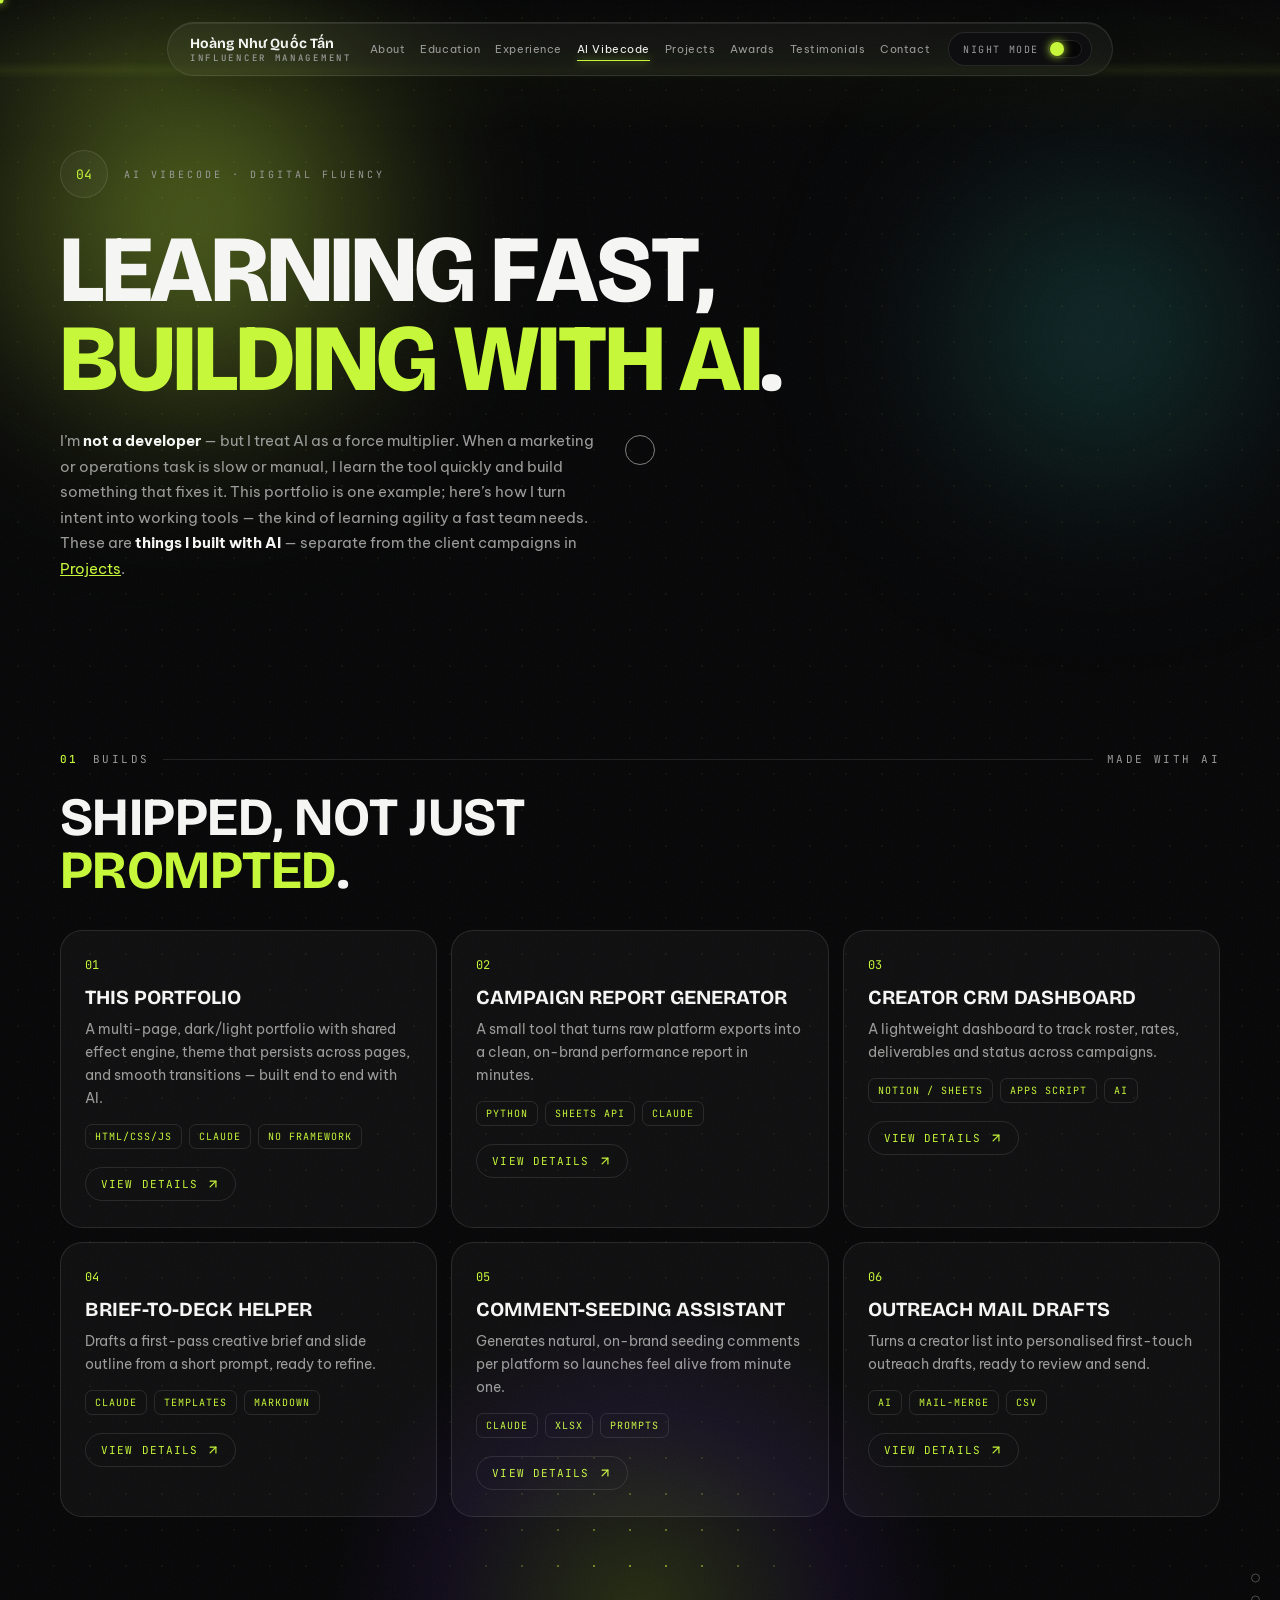
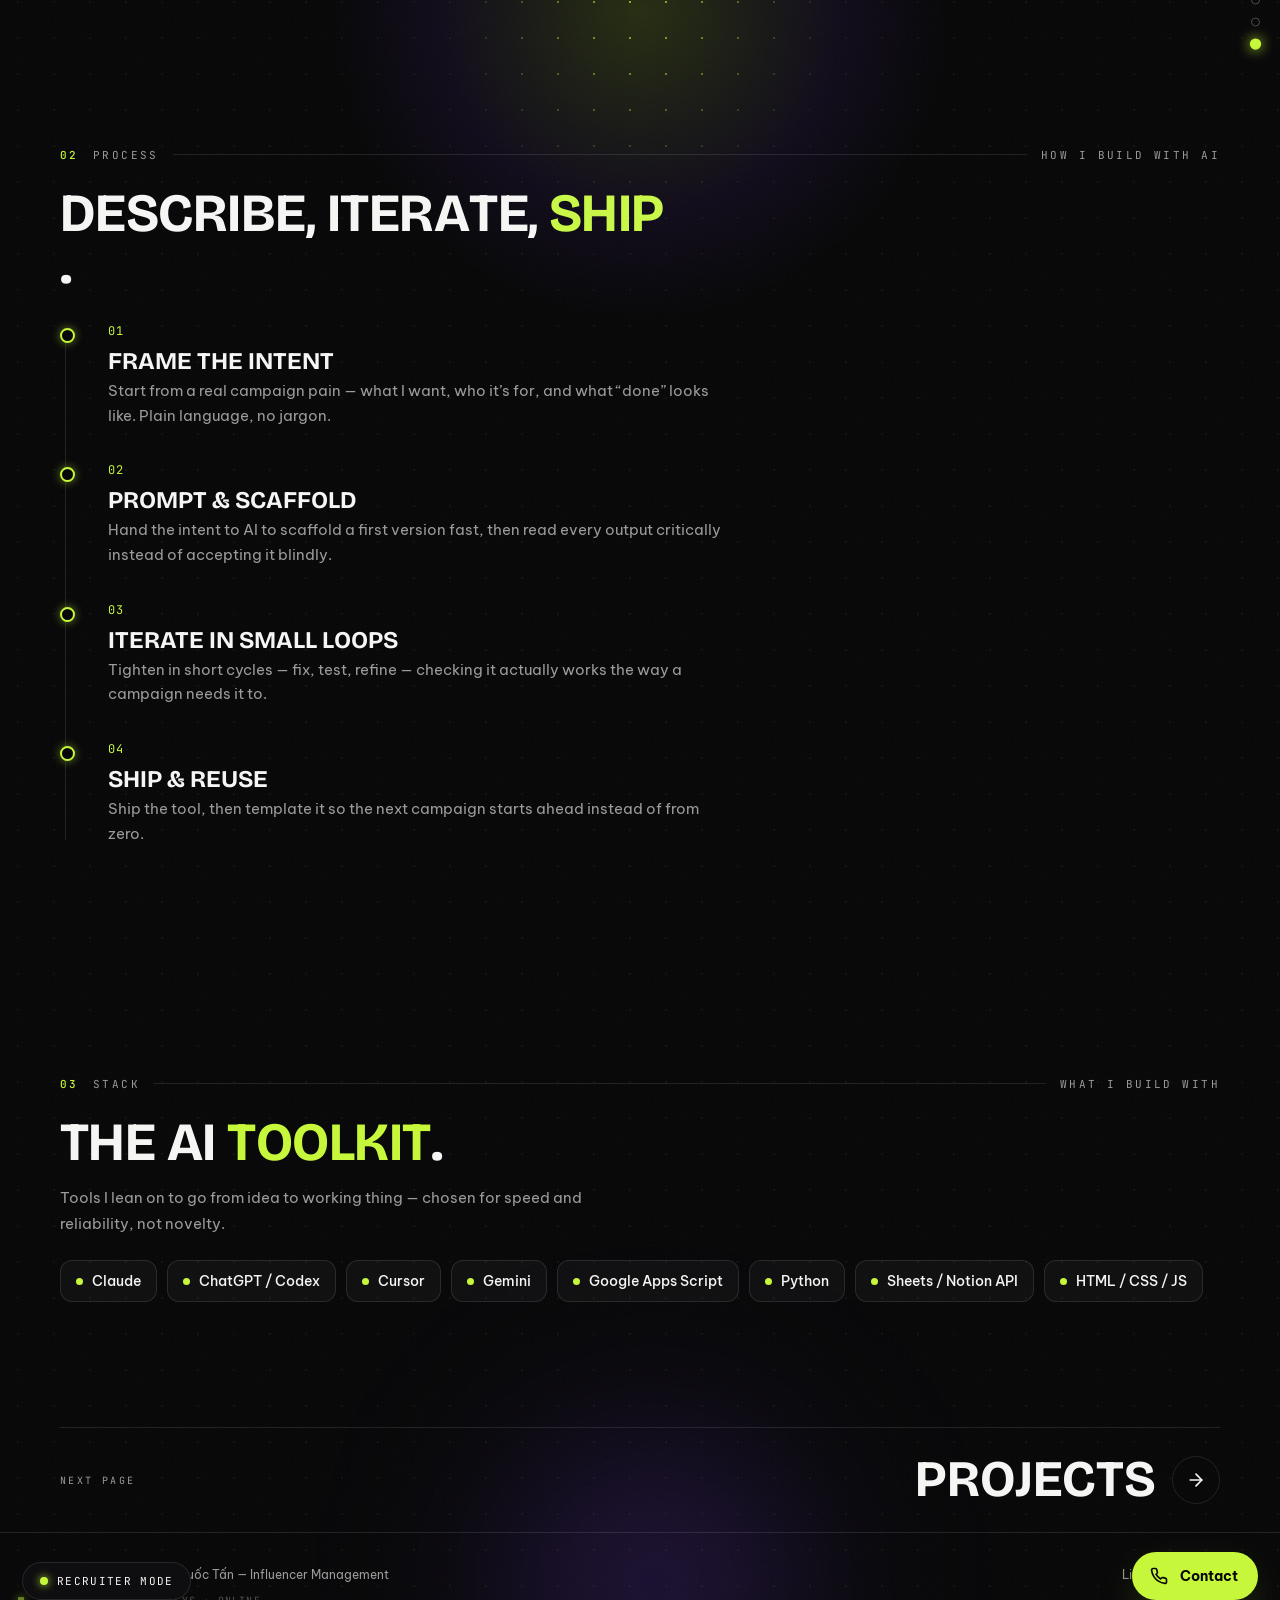
<file: ai-vibecode.html>
<!DOCTYPE html><html lang="en" class="dark"><head><meta charset="UTF-8"/><meta name="viewport" content="width=device-width, initial-scale=1.0"/><title>AI Vibecode Project &mdash; Hoàng Như Quốc Tấn</title><meta name="description" content="Tools and sites vibe-coded with AI — built by an influencer manager, not a developer."/><meta property="og:type" content="website"/><meta property="og:title" content="AI Vibecode Project &mdash; Hoàng Như Quốc Tấn"/><meta property="og:description" content="Tools and sites vibe-coded with AI — built by an influencer manager, not a developer."/><meta property="og:image" content="https://picsum.photos/seed/hnqt-og/1200/630"/><meta name="twitter:card" content="summary_large_image"/><meta name="twitter:title" content="AI Vibecode Project &mdash; Hoàng Như Quốc Tấn"/><meta name="twitter:description" content="Tools and sites vibe-coded with AI — built by an influencer manager, not a developer."/><link rel="preconnect" href="https://fonts.googleapis.com"><link rel="preconnect" href="https://fonts.gstatic.com" crossorigin><link href="https://fonts.googleapis.com/css2?family=Bricolage+Grotesque:wght@500;600;700;800&family=Be+Vietnam+Pro:wght@400;500;600;700&family=JetBrains+Mono:wght@400;500&display=swap" rel="stylesheet"><script>(function(){try{if(localStorage.getItem('pf-theme')==='light')document.documentElement.classList.add('light');}catch(e){}})();</script><link rel="icon" href="data:image/svg+xml,%3Csvg xmlns='http://www.w3.org/2000/svg' viewBox='0 0 32 32'%3E%3Crect width='32' height='32' rx='7' fill='%23060607'/%3E%3Cpath d='M17 5 8 18h6l-1 9 9-13h-6z' fill='%23c7f73b'/%3E%3C/svg%3E"/><link rel="stylesheet" href="assets/core.css"/><style>
  .stackline{display:flex;flex-wrap:wrap;gap:7px;margin-top:14px}
  .stackline span{font-family:var(--fm);font-size:10px;letter-spacing:.1em;text-transform:uppercase;color:var(--lime);border:1px solid var(--line);border-radius:7px;padding:5px 9px}
</style></head><body class="pf-calm"><div class="pgt" aria-hidden="true"></div><div class="progress" id="progress"></div><div class="lightbox" id="lightbox" aria-hidden="true"><button class="lb-close" id="lbclose" aria-label="Close">&times;</button><img alt=""/></div><div class="toast" id="toast" role="status" aria-live="polite"></div><div class="aurora"><div class="blob b1"></div><div class="blob b2"></div><div class="blob b3"></div></div><div class="grain"></div><div class="fx-grid2"></div><div class="fx-grid"></div><div class="fx-spot"></div><div class="fx-grid-top"></div><div class="scan"></div><div class="hud" id="hud"><span class="b"></span><span id="hudpos">PTR X:0000 Y:0000</span><span id="hudsys">SYS &middot; ONLINE</span></div><div class="cring" id="cring"></div><div class="cdot" id="cdot"></div><div class="navwrap"><nav><a class="brand" href="portfolio-home.html" style="text-decoration:none"><span class="bn" data-c="name">Hoàng Như Quốc Tấn</span><span class="bs" data-c="role">Influencer Management</span></a><div class="navlinks"><a href="portfolio-about.html">About</a><a href="education.html">Education</a><a href="experience.html">Experience</a><a class="cur" href="ai-vibecode.html">AI Vibecode</a><a href="projects.html">Projects</a><a href="awards.html">Awards</a><a href="testimonials.html">Testimonials</a><a href="portfolio-home.html#connect">Contact</a></div><div class="switch" id="switch" role="button" tabindex="0" aria-label="Toggle theme"><span class="lbl" id="switchlbl">Night mode</span><span class="track"><span class="knob"></span></span></div><div class="burger" id="burger" aria-label="Menu" tabindex="0"><i></i><i></i></div></nav></div><div class="overlay" id="overlay"><a href="portfolio-about.html">About</a><a href="education.html">Education</a><a href="experience.html">Experience</a><a href="ai-vibecode.html">AI Vibecode</a><a href="projects.html">Projects</a><a href="awards.html">Awards</a><a href="testimonials.html">Testimonials</a><a href="portfolio-home.html#connect">Contact</a></div><div class="rail"><a href="#top" data-l="Intro" class="on"></a><a href="#builds" data-l="Builds"></a><a href="#process" data-l="Process"></a><a href="#stack" data-l="Stack"></a></div><span id="top"></span>

<div class="wrap"><header class="head"><div class="kicker reveal"><span class="no">04</span><span class="lab">AI Vibecode &middot; Digital fluency</span></div><h1 class="ih split reveal">Learning fast, <em class="pop">building with AI</em>.</h1><p class="esub reveal" style="margin-top:24px">I&rsquo;m <b style="color:var(--ink)">not a developer</b> &mdash; but I treat AI as a force multiplier. When a marketing or operations task is slow or manual, I learn the tool quickly and build something that fixes it. This portfolio is one example; here&rsquo;s how I turn intent into working tools &mdash; the kind of learning agility a fast team needs. These are <b style="color:var(--ink)">things I built with AI</b> &mdash; separate from the client campaigns in <a href="projects.html" style="color:var(--lime)">Projects</a>.</p></header></div>

<section class="esec" id="builds"><div class="slabel reveal"><b>01</b> Builds <span class="ln"></span> Made with AI</div><h2 class="ehead ih split reveal">Shipped, not just <em class="pop">prompted</em>.</h2><div class="grid3"><div class="scard reveal"><div class="n">01</div><h3>This portfolio</h3><p>A multi-page, dark/light portfolio with shared effect engine, theme that persists across pages, and smooth transitions &mdash; built end to end with AI.</p><div class="stackline"><span>HTML/CSS/JS</span><span>Claude</span><span>No framework</span></div></div><div class="scard reveal"><div class="n">02</div><h3>Campaign report generator</h3><p>A small tool that turns raw platform exports into a clean, on-brand performance report in minutes.</p><div class="stackline"><span>Python</span><span>Sheets API</span><span>Claude</span></div></div><div class="scard reveal"><div class="n">03</div><h3>Creator CRM dashboard</h3><p>A lightweight dashboard to track roster, rates, deliverables and status across campaigns.</p><div class="stackline"><span>Notion / Sheets</span><span>Apps Script</span><span>AI</span></div></div><div class="scard reveal"><div class="n">04</div><h3>Brief-to-deck helper</h3><p>Drafts a first-pass creative brief and slide outline from a short prompt, ready to refine.</p><div class="stackline"><span>Claude</span><span>Templates</span><span>Markdown</span></div></div><div class="scard reveal"><div class="n">05</div><h3>Comment-seeding assistant</h3><p>Generates natural, on-brand seeding comments per platform so launches feel alive from minute one.</p><div class="stackline"><span>Claude</span><span>XLSX</span><span>Prompts</span></div></div><div class="scard reveal"><div class="n">06</div><h3>Outreach mail drafts</h3><p>Turns a creator list into personalised first-touch outreach drafts, ready to review and send.</p><div class="stackline"><span>AI</span><span>Mail-merge</span><span>CSV</span></div></div></div></section>

<section class="esec" id="process"><div class="slabel reveal"><b>02</b> Process <span class="ln"></span> How I build with AI</div><h2 class="ehead ih split reveal">Describe, iterate, <em class="pop">ship</em>.</h2><div class="timeline"><div class="titem reveal"><div class="yr">01</div><h3>Frame the intent</h3><p>Start from a real campaign pain &mdash; what I want, who it&rsquo;s for, and what &ldquo;done&rdquo; looks like. Plain language, no jargon.</p></div><div class="titem reveal"><div class="yr">02</div><h3>Prompt &amp; scaffold</h3><p>Hand the intent to AI to scaffold a first version fast, then read every output critically instead of accepting it blindly.</p></div><div class="titem reveal"><div class="yr">03</div><h3>Iterate in small loops</h3><p>Tighten in short cycles &mdash; fix, test, refine &mdash; checking it actually works the way a campaign needs it to.</p></div><div class="titem reveal"><div class="yr">04</div><h3>Ship &amp; reuse</h3><p>Ship the tool, then template it so the next campaign starts ahead instead of from zero.</p></div></div></section>

<section class="esec" id="stack"><div class="slabel reveal"><b>03</b> Stack <span class="ln"></span> What I build with</div><h2 class="ehead ih split reveal">The AI <em class="pop">toolkit</em>.</h2><p class="esub reveal">Tools I lean on to go from idea to working thing &mdash; chosen for speed and reliability, not novelty.</p><div class="tools"><span class="tool"><span class="dot"></span>Claude</span><span class="tool"><span class="dot"></span>ChatGPT / Codex</span><span class="tool"><span class="dot"></span>Cursor</span><span class="tool"><span class="dot"></span>Gemini</span><span class="tool"><span class="dot"></span>Google Apps Script</span><span class="tool"><span class="dot"></span>Python</span><span class="tool"><span class="dot"></span>Sheets / Notion API</span><span class="tool"><span class="dot"></span>HTML / CSS / JS</span></div></section>

<section class="nextnav reveal"><div class="ln"></div><div class="row"><span class="k">Next page</span><a href="projects.html">Projects <span class="ar"><svg viewBox="0 0 24 24" fill="none" stroke="currentColor" stroke-width="2" stroke-linecap="round" stroke-linejoin="round"><line x1="5" y1="12" x2="19" y2="12"/><polyline points="12 5 19 12 12 19"/></svg></span></a></div></section>

<footer style="border-top:1px solid var(--line);padding:34px 0 40px;position:relative;z-index:10"><div class="wrap" style="display:flex;justify-content:space-between;align-items:center;flex-wrap:wrap;gap:14px;font-size:12px;color:var(--ink-soft)"><div>&copy; <span id="yr"></span> <span data-c="name">Hoàng Như Quốc Tấn</span> &mdash; <span data-c="role">Influencer Management</span></div><div style="display:flex;gap:18px"><a href="https://www.linkedin.com/in/t%E1%BA%A5n-ho%C3%A0ng-nh%C6%B0-qu%E1%BB%91c-933941280/" data-c-href="linkedin_url" target="_blank" rel="noopener" style="text-decoration:none">LinkedIn</a><a href="mailto:harryhoang10@gmail.com" style="text-decoration:none">Email</a></div></div></footer><script src="assets/core.js" defer></script></body></html>
</file>
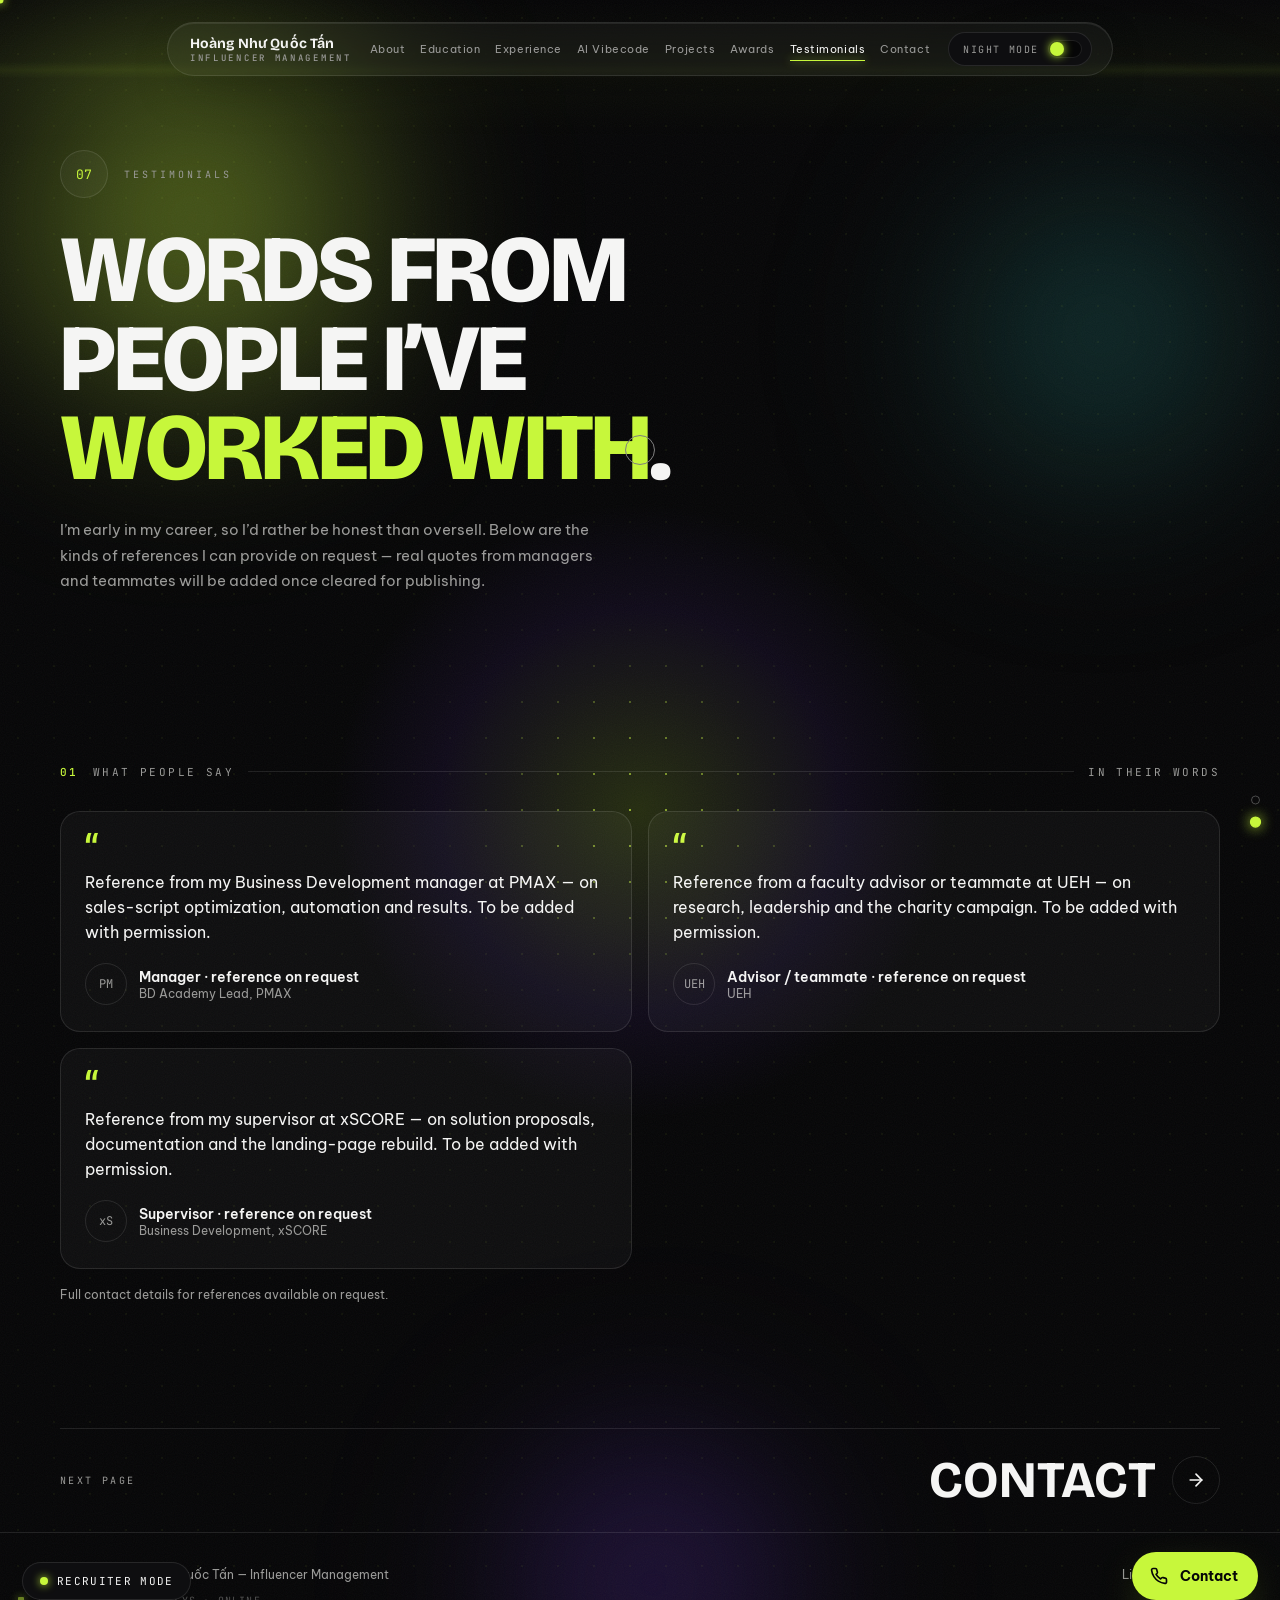
<file: testimonials.html>
<!DOCTYPE html><html lang="en" class="dark"><head><meta charset="UTF-8"/><meta name="viewport" content="width=device-width, initial-scale=1.0"/><title>Testimonials &mdash; Hoàng Như Quốc Tấn</title><meta name="description" content="What brands, founders and creators say about working together."/><meta property="og:type" content="website"/><meta property="og:title" content="Testimonials &mdash; Hoàng Như Quốc Tấn"/><meta property="og:description" content="What brands, founders and creators say about working together."/><meta property="og:image" content="https://picsum.photos/seed/hnqt-og/1200/630"/><meta name="twitter:card" content="summary_large_image"/><meta name="twitter:title" content="Testimonials &mdash; Hoàng Như Quốc Tấn"/><meta name="twitter:description" content="What brands, founders and creators say about working together."/><link rel="preconnect" href="https://fonts.googleapis.com"><link rel="preconnect" href="https://fonts.gstatic.com" crossorigin><link href="https://fonts.googleapis.com/css2?family=Bricolage+Grotesque:wght@500;600;700;800&family=Be+Vietnam+Pro:wght@400;500;600;700&family=JetBrains+Mono:wght@400;500&display=swap" rel="stylesheet"><script>(function(){try{if(localStorage.getItem('pf-theme')==='light')document.documentElement.classList.add('light');}catch(e){}})();</script><link rel="icon" href="data:image/svg+xml,%3Csvg xmlns='http://www.w3.org/2000/svg' viewBox='0 0 32 32'%3E%3Crect width='32' height='32' rx='7' fill='%23060607'/%3E%3Cpath d='M17 5 8 18h6l-1 9 9-13h-6z' fill='%23c7f73b'/%3E%3C/svg%3E"/><link rel="stylesheet" href="assets/core.css"/></head><body class="pf-calm"><div class="pgt" aria-hidden="true"></div><div class="progress" id="progress"></div><div class="lightbox" id="lightbox" aria-hidden="true"><button class="lb-close" id="lbclose" aria-label="Close">&times;</button><img alt=""/></div><div class="toast" id="toast" role="status" aria-live="polite"></div><div class="aurora"><div class="blob b1"></div><div class="blob b2"></div><div class="blob b3"></div></div><div class="grain"></div><div class="fx-grid2"></div><div class="fx-grid"></div><div class="fx-spot"></div><div class="fx-grid-top"></div><div class="scan"></div><div class="hud" id="hud"><span class="b"></span><span id="hudpos">PTR X:0000 Y:0000</span><span id="hudsys">SYS &middot; ONLINE</span></div><div class="cring" id="cring"></div><div class="cdot" id="cdot"></div><div class="navwrap"><nav><a class="brand" href="portfolio-home.html" style="text-decoration:none"><span class="bn" data-c="name">Hoàng Như Quốc Tấn</span><span class="bs" data-c="role">Influencer Management</span></a><div class="navlinks"><a href="portfolio-about.html">About</a><a href="education.html">Education</a><a href="experience.html">Experience</a><a href="ai-vibecode.html">AI Vibecode</a><a href="projects.html">Projects</a><a href="awards.html">Awards</a><a class="cur" href="testimonials.html">Testimonials</a><a href="portfolio-home.html#connect">Contact</a></div><div class="switch" id="switch" role="button" tabindex="0" aria-label="Toggle theme"><span class="lbl" id="switchlbl">Night mode</span><span class="track"><span class="knob"></span></span></div><div class="burger" id="burger" aria-label="Menu" tabindex="0"><i></i><i></i></div></nav></div><div class="overlay" id="overlay"><a href="portfolio-about.html">About</a><a href="education.html">Education</a><a href="experience.html">Experience</a><a href="ai-vibecode.html">AI Vibecode</a><a href="projects.html">Projects</a><a href="awards.html">Awards</a><a href="testimonials.html">Testimonials</a><a href="portfolio-home.html#connect">Contact</a></div><div class="rail"><a href="#top" data-l="Intro" class="on"></a><a href="#words" data-l="Words"></a></div><span id="top"></span><div class="wrap"><header class="head"><div class="kicker reveal"><span class="no">07</span><span class="lab">Testimonials</span></div><h1 class="ih split reveal">Words from people I&rsquo;ve <em class="pop">worked with</em>.</h1><p class="esub reveal" style="margin-top:24px">I&rsquo;m early in my career, so I&rsquo;d rather be honest than oversell. Below are the kinds of references I can provide on request &mdash; real quotes from managers and teammates will be added once cleared for publishing.</p></header></div><section class="esec" id="words"><div class="slabel reveal"><b>01</b> What people say <span class="ln"></span> In their words</div><div class="quotewall"><div class="qcard reveal"><div class="mk">&ldquo;</div><p>Reference from my Business Development manager at PMAX &mdash; on sales-script optimization, automation and results. To be added with permission.</p><div class="who"><div class="av" style="display:grid;place-items:center;font-family:var(--fm);font-size:12px;color:var(--ink-soft)">PM</div><div><div class="nm">Manager &middot; reference on request</div><div class="rl">BD Academy Lead, PMAX</div></div></div></div><div class="qcard reveal"><div class="mk">&ldquo;</div><p>Reference from my supervisor at xSCORE &mdash; on solution proposals, documentation and the landing-page rebuild. To be added with permission.</p><div class="who"><div class="av" style="display:grid;place-items:center;font-family:var(--fm);font-size:12px;color:var(--ink-soft)">xS</div><div><div class="nm">Supervisor &middot; reference on request</div><div class="rl">Business Development, xSCORE</div></div></div></div><div class="qcard reveal"><div class="mk">&ldquo;</div><p>Reference from a faculty advisor or teammate at UEH &mdash; on research, leadership and the charity campaign. To be added with permission.</p><div class="who"><div class="av" style="display:grid;place-items:center;font-family:var(--fm);font-size:12px;color:var(--ink-soft)">UEH</div><div><div class="nm">Advisor / teammate &middot; reference on request</div><div class="rl">UEH</div></div></div></div></div><p class="capt" style="margin-top:18px">Full contact details for references available on request.</p></section><section class="nextnav reveal"><div class="ln"></div><div class="row"><span class="k">Next page</span><a href="portfolio-home.html#connect">Contact <span class="ar"><svg viewBox="0 0 24 24" fill="none" stroke="currentColor" stroke-width="2" stroke-linecap="round" stroke-linejoin="round"><line x1="5" y1="12" x2="19" y2="12"/><polyline points="12 5 19 12 12 19"/></svg></span></a></div></section><footer style="border-top:1px solid var(--line);padding:34px 0 40px;position:relative;z-index:10"><div class="wrap" style="display:flex;justify-content:space-between;align-items:center;flex-wrap:wrap;gap:14px;font-size:12px;color:var(--ink-soft)"><div>&copy; <span id="yr"></span> <span data-c="name">Hoàng Như Quốc Tấn</span> &mdash; <span data-c="role">Influencer Management</span></div><div style="display:flex;gap:18px"><a href="https://www.linkedin.com/in/t%E1%BA%A5n-ho%C3%A0ng-nh%C6%B0-qu%E1%BB%91c-933941280/" data-c-href="linkedin_url" target="_blank" rel="noopener" style="text-decoration:none">LinkedIn</a><a href="mailto:harryhoang10@gmail.com" style="text-decoration:none">Email</a></div></div></footer><script src="assets/core.js" defer></script></body></html>
</file>
<file: assets/core.css>
:root{
    --bg:#060607; --bg-2:#0e0e10; --ink:#f5f5f4; --ink-soft:#9b9b99;
    --line:rgba(255,255,255,.10); --card:rgba(255,255,255,.035);
    --lime:#c7f73b; --lime-dim:#9bd400; --teal:#1f6f6b; --violet:#7a3bf7;
    --ease:cubic-bezier(.32,.72,0,1);
    /* unified type system — full Vietnamese support on every layer */
    --fd:'Bricolage Grotesque','Be Vietnam Pro',system-ui,sans-serif;
    --fb:'Be Vietnam Pro',system-ui,-apple-system,sans-serif;
    --fm:'JetBrains Mono',ui-monospace,monospace;
  }
  html.light{
    --bg:#f4f3ee; --bg-2:#e7e6df; --ink:#121211; --ink-soft:#56564f;
    --line:rgba(0,0,0,.12); --card:rgba(0,0,0,.035); --teal:#bfe3df;
    --lime:#5c9a00; --lime-dim:#477700;
  }
  *{margin:0;padding:0;box-sizing:border-box}
  html{scroll-behavior:smooth}
  body{background:var(--bg);color:var(--ink);font-family:var(--fb);
    overflow-x:hidden;transition:background .6s var(--ease),color .6s var(--ease)}
  ::selection{background:var(--lime);color:#060607}

  /* ---------- aurora background ---------- */
  .aurora{position:fixed;inset:0;z-index:0;overflow:hidden;pointer-events:none}
  .blob{position:absolute;border-radius:50%;filter:blur(72px);opacity:.46;mix-blend-mode:screen;will-change:transform;transform:translateZ(0)}
  html.light .blob{opacity:.3;mix-blend-mode:multiply}
  .b1{width:46vw;height:46vw;left:-8vw;top:-6vw;background:radial-gradient(circle,var(--lime),transparent 65%);animation:drift1 19s var(--ease) infinite}
  .b2{width:40vw;height:40vw;right:-6vw;top:6vw;background:radial-gradient(circle,var(--teal),transparent 60%);animation:drift2 23s var(--ease) infinite}
  .b3{width:38vw;height:38vw;left:32vw;bottom:-16vw;background:radial-gradient(circle,var(--violet),transparent 62%);opacity:.28;animation:drift3 27s var(--ease) infinite}
  @keyframes drift1{50%{transform:translate(8vw,6vh) scale(1.15)}}
  @keyframes drift2{50%{transform:translate(-7vw,9vh) scale(1.1)}}
  @keyframes drift3{50%{transform:translate(5vw,-8vh) scale(1.2)}}
  .grain{position:fixed;inset:0;z-index:1;pointer-events:none;opacity:.045;
    background-image:url("data:image/svg+xml,%3Csvg xmlns='http://www.w3.org/2000/svg' width='120' height='120'%3E%3Cfilter id='n'%3E%3CfeTurbulence type='fractalNoise' baseFrequency='.9' numOctaves='2'/%3E%3C/filter%3E%3Crect width='100%25' height='100%25' filter='url(%23n)'/%3E%3C/svg%3E");}

  /* ---------- minimal cursor (dot + lagging ring) ---------- */
  .cdot{position:fixed;top:0;left:0;width:7px;height:7px;border-radius:50%;background:var(--lime);
    z-index:95;pointer-events:none;transform:translate(-50%,-50%);box-shadow:0 0 10px var(--lime)}
  .cring{position:fixed;top:0;left:0;width:30px;height:30px;border-radius:50%;
    border:1px solid rgba(255,255,255,.5);z-index:94;pointer-events:none;mix-blend-mode:difference;
    transform:translate(-50%,-50%);transition:width .3s var(--ease),height .3s var(--ease),border-color .3s var(--ease)}
  .cring.lg{width:52px;height:52px;border-color:var(--lime)}
  @media(hover:none){.cdot,.cring{display:none}}
  @keyframes spin{to{transform:rotate(360deg)}}

  /* ---------- interactive background (reacts to cursor) ---------- */
  .fx-grid2{position:fixed;inset:0;z-index:1;pointer-events:none;opacity:.10;
    background-image:radial-gradient(circle,rgba(199,247,59,.5) 1px,transparent 1px);background-size:36px 36px}
  html.light .fx-grid2{opacity:.14;background-image:radial-gradient(circle,rgba(0,0,0,.18) 1px,transparent 1px)}
  .fx-grid{position:fixed;inset:0;z-index:1;pointer-events:none;opacity:.95;
    background-image:radial-gradient(circle,rgba(199,247,59,.5) 1px,transparent 1px);background-size:36px 36px;
    -webkit-mask:radial-gradient(280px circle at var(--mx,50%) var(--my,50%),#000 0%,transparent 70%);
    mask:radial-gradient(280px circle at var(--mx,50%) var(--my,50%),#000 0%,transparent 70%)}
  .fx-spot{position:fixed;inset:0;z-index:12;pointer-events:none;mix-blend-mode:screen;
    background:radial-gradient(480px circle at var(--mx,50%) var(--my,50%),rgba(199,247,59,.16),rgba(122,59,247,.08) 42%,transparent 64%)}
  html.light .fx-grid{background-image:radial-gradient(circle,rgba(77,124,15,.55) 1px,transparent 1px)}
  html.light .fx-spot{background:radial-gradient(460px circle at var(--mx,50%) var(--my,50%),rgba(77,124,15,.14),transparent 60%)}
  /* scanline sweep */
  .scan{position:fixed;left:0;right:0;top:0;height:140px;z-index:2;pointer-events:none;opacity:.55;
    background:linear-gradient(180deg,transparent,rgba(199,247,59,.05) 44%,rgba(199,247,59,.16) 50%,rgba(199,247,59,.05) 56%,transparent);
    animation:sweep 9s var(--ease) infinite}
  html.light .scan{background:linear-gradient(180deg,transparent,rgba(77,124,15,.06) 44%,rgba(77,124,15,.16) 50%,rgba(77,124,15,.06) 56%,transparent)}
  @keyframes sweep{0%{transform:translateY(-160px)}55%,100%{transform:translateY(100vh)}}
  /* HUD readout */
  .hud{position:fixed;left:18px;bottom:15px;z-index:40;pointer-events:none;font-family:var(--fm);
    font-size:10px;letter-spacing:.12em;color:var(--ink-soft);opacity:.5;display:flex;gap:14px;align-items:center}
  .hud .b{width:6px;height:6px;background:var(--lime);border-radius:1px;box-shadow:0 0 8px var(--lime)}
  @media(max-width:600px){.hud{display:none}}
  /* card spotlight (cursor-follow) */
  .core,.stat,.duocard .inner,.glass .inner,.bento{position:relative;overflow:hidden}
  .core::after,.stat::after,.duocard .inner::after,.glass .inner::after{content:"";position:absolute;inset:0;border-radius:inherit;
    pointer-events:none;opacity:0;transition:opacity .35s var(--ease);
    background:radial-gradient(260px circle at var(--cx,50%) var(--cy,50%),rgba(199,247,59,.16),transparent 60%)}
  .core:hover::after,.stat:hover::after,.duocard .inner:hover::after,.glass .inner:hover::after{opacity:1}

  /* ---------- floating glass nav ---------- */
  .navwrap{position:fixed;top:0;left:0;right:0;z-index:60;display:flex;justify-content:center;padding:22px 16px;pointer-events:none}
  .navwrap{transition:transform .45s var(--ease)}
  body.nav-hidden .navwrap{transform:translateY(-130%)}
  nav{pointer-events:auto;display:flex;align-items:center;gap:18px;max-width:calc(100vw - 24px);
    background:var(--card);backdrop-filter:blur(18px);border:1px solid var(--line);
    border-radius:999px;padding:9px 20px 9px 22px;box-shadow:inset 0 1px 0 rgba(255,255,255,.08),0 18px 50px -20px rgba(0,0,0,.6)}
  .brand{font-family:var(--fd);font-weight:700;font-size:14px;letter-spacing:.01em;white-space:nowrap;color:var(--ink)}
  .brand .bn{color:var(--ink)}
  .brand .bs{display:block;font-size:9px;letter-spacing:.3em;color:var(--ink-soft);font-weight:500;text-transform:uppercase;font-family:var(--fm)}
  .navlinks{display:flex;gap:24px;font-size:12px;letter-spacing:.05em}
  .navlinks a{color:var(--ink-soft);text-decoration:none;transition:color .25s var(--ease);position:relative}
  .navlinks a:hover{color:var(--ink)}
  .navlinks a::after{content:"";position:absolute;left:0;bottom:-5px;height:1.5px;width:0;background:var(--lime);transition:width .3s var(--ease)}
  .navlinks a:hover::after{width:100%}
  .switch{display:flex;align-items:center;gap:9px;cursor:pointer;user-select:none;
    border:1px solid var(--line);border-radius:999px;padding:7px 9px 7px 14px;background:var(--bg-2);transition:border-color .25s var(--ease)}
  .switch:hover{border-color:var(--lime)}
  .switch .lbl{font-size:10px;letter-spacing:.16em;text-transform:uppercase;color:var(--ink-soft);font-family:var(--fm);min-width:74px}
  .switch .track{width:34px;height:18px;border-radius:999px;background:var(--bg);position:relative;border:1px solid var(--line)}
  .switch .knob{position:absolute;top:1px;left:1px;width:14px;height:14px;border-radius:50%;background:var(--lime);box-shadow:0 0 10px var(--lime);transition:left .35s var(--ease)}
  html.light .switch .knob{left:17px}

  /* hamburger (mobile) */
  .burger{display:none;width:40px;height:40px;border:1px solid var(--line);border-radius:50%;background:var(--bg-2);position:relative;cursor:pointer}
  .burger i{position:absolute;left:11px;width:18px;height:1.5px;background:var(--ink);transition:transform .4s var(--ease),opacity .3s var(--ease)}
  .burger i:nth-child(1){top:16px}.burger i:nth-child(2){top:22px}
  body.menu .burger i:nth-child(1){transform:translateY(3px) rotate(45deg)}
  body.menu .burger i:nth-child(2){transform:translateY(-3px) rotate(-45deg)}
  .overlay{position:fixed;inset:0;z-index:55;background:rgba(6,6,7,.82);backdrop-filter:blur(22px);
    display:flex;flex-direction:column;justify-content:center;gap:8px;padding:0 32px;
    opacity:0;pointer-events:none;transition:opacity .4s var(--ease)}
  html.light .overlay{background:rgba(244,243,238,.85)}
  body.menu .overlay{opacity:1;pointer-events:auto}
  .overlay a{font-family:var(--fd);font-size:40px;font-weight:600;text-decoration:none;color:var(--ink);
    text-transform:uppercase;transform:translateY(40px);opacity:0;transition:transform .6s var(--ease),opacity .6s var(--ease)}
  body.menu .overlay a{transform:none;opacity:1}
  body.menu .overlay a:nth-child(1){transition-delay:.08s}
  body.menu .overlay a:nth-child(2){transition-delay:.14s}
  body.menu .overlay a:nth-child(3){transition-delay:.2s}
  body.menu .overlay a:nth-child(4){transition-delay:.26s}
  body.menu .overlay a:nth-child(5){transition-delay:.32s}

  /* ---------- shared bits ---------- */
  .wrap{position:relative;z-index:10;max-width:1480px;margin:0 auto;padding:0 clamp(20px,5vw,60px)}
  .eyebrow{display:inline-flex;align-items:center;gap:9px;border:1px solid var(--line);border-radius:999px;
    padding:6px 13px;font-size:10px;letter-spacing:.24em;text-transform:uppercase;color:var(--ink-soft);
    font-family:var(--fm);background:var(--card)}
  .eyebrow .d{width:6px;height:6px;border-radius:50%;background:var(--lime);box-shadow:0 0 8px var(--lime)}

  /* interactive headline */
  .ih{font-family:var(--fd);font-weight:600;line-height:.94;letter-spacing:-.02em;text-transform:uppercase}
  .ih .ch{display:inline-block;transition:transform .25s var(--ease),color .25s var(--ease),text-shadow .25s var(--ease);will-change:transform}
  .ih .pop{color:var(--lime)}

  /* magnetic CTA (button-in-button) */
  .btn{display:inline-flex;align-items:center;gap:12px;text-decoration:none;font-weight:600;font-size:14px;
    padding:12px 12px 12px 22px;border-radius:999px;transition:transform .25s var(--ease),background .3s var(--ease),color .3s var(--ease)}
  .btn:active{transform:scale(.97)}
  .btn .ic{width:30px;height:30px;border-radius:50%;display:grid;place-items:center;transition:transform .3s var(--ease),background .3s var(--ease)}
  .btn svg{width:15px;height:15px}
  .btn-primary{background:var(--lime);color:#060607}
  .btn-primary .ic{background:rgba(0,0,0,.12)}
  .btn-primary:hover .ic{transform:translate(3px,-2px)}
  .btn-ghost{border:1px solid var(--line);color:var(--ink);padding-left:22px}
  .btn-ghost .ic{background:var(--card)}
  .btn-ghost:hover{border-color:var(--lime);color:var(--lime)}
  .btn-ghost:hover .ic{transform:translate(3px,-2px)}

  /* ---------- hero ---------- */
  .hero{min-height:100dvh;display:grid;grid-template-columns:1.12fr .88fr;gap:48px;align-items:center;
    padding:150px 0 70px}
  .hero h1{font-size:clamp(54px,8.4vw,132px);margin:24px 0}
  .lede{max-width:46ch;color:var(--ink-soft);font-size:clamp(15px,1.25vw,18px);line-height:1.7}
  .lede b{color:var(--ink);font-weight:600}
  .badge{display:inline-flex;align-items:center;gap:9px;margin-top:26px;border:1px solid var(--line);
    border-radius:999px;padding:8px 15px;font-size:12px;background:var(--card)}
  .badge .dot{width:8px;height:8px;border-radius:50%;background:var(--lime);animation:pulse 1.8s infinite}
  @keyframes pulse{0%{box-shadow:0 0 0 0 rgba(199,247,59,.6)}70%{box-shadow:0 0 0 9px rgba(199,247,59,0)}100%{box-shadow:0 0 0 0 rgba(199,247,59,0)}}
  .ctas{display:flex;flex-wrap:wrap;gap:13px;margin-top:32px}
  .chips{display:flex;flex-wrap:wrap;gap:8px;margin-top:30px}
  .chip{font-size:11px;letter-spacing:.08em;text-transform:uppercase;color:var(--ink-soft);
    border:1px solid var(--line);border-radius:999px;padding:7px 13px;transition:border-color .25s var(--ease),color .25s var(--ease)}
  .chip:hover{border-color:var(--lime);color:var(--ink)}

  /* portrait — double-bezel + aurora ring */
  .stage{display:flex;flex-direction:column;align-items:center;gap:20px}
  .shell{padding:8px;border-radius:50%;background:var(--card);border:1px solid var(--line);position:relative}
  .ring{position:relative;width:min(360px,74vw);aspect-ratio:1;border-radius:50%;display:grid;place-items:center}
  .ring::before{content:"";position:absolute;inset:-10px;border-radius:50%;
    background:conic-gradient(from 0deg,var(--lime),var(--teal),var(--violet),var(--lime));filter:blur(16px);opacity:.7;animation:spin 14s linear infinite}
  .portrait{position:relative;z-index:2;width:100%;height:100%;border-radius:50%;object-fit:cover;border:2px solid rgba(255,255,255,.16)}
  .persona{display:flex;align-items:flex-start;gap:12px;border:1px solid var(--line);border-radius:18px;
    background:var(--card);box-shadow:inset 0 1px 0 rgba(255,255,255,.06);padding:14px 18px;max-width:330px}
  .persona .ic{color:var(--lime);flex:0 0 auto;margin-top:2px}
  .persona .tag{font-family:var(--fm);font-size:10px;color:var(--lime);letter-spacing:.14em;text-transform:uppercase}
  .persona p{font-size:13.5px;line-height:1.5;margin-top:4px}
  .persona p b{color:var(--ink)}

  /* ---------- marquee ---------- */
  .marq{position:relative;z-index:10;border-top:1px solid var(--line);border-bottom:1px solid var(--line);
    overflow:hidden;padding:18px 0;margin-top:10px;background:var(--card)}
  .marq .row{display:flex;gap:48px;width:max-content;animation:slide 28s linear infinite}
  .marq span{font-family:var(--fd);font-weight:600;text-transform:uppercase;font-size:clamp(18px,2vw,26px);
    color:var(--ink-soft);display:inline-flex;align-items:center;gap:48px;letter-spacing:.02em}
  .marq span::after{content:"";width:7px;height:7px;border-radius:50%;background:var(--lime)}
  @keyframes slide{to{transform:translateX(-50%)}}

  /* ---------- snapshot (double-bezel bento) ---------- */
  .snap-sec{padding:90px 0}
  .snaphead{display:flex;align-items:flex-end;justify-content:space-between;gap:24px;margin-bottom:30px;flex-wrap:wrap}
  .snaphead h2{font-family:var(--fd);font-weight:600;text-transform:uppercase;font-size:clamp(30px,4vw,56px);line-height:.98;letter-spacing:-.01em}
  .snaphead p{color:var(--ink-soft);max-width:38ch;font-size:14px;line-height:1.6}
  .bento{padding:8px;border:1px solid var(--line);border-radius:30px;background:var(--card);
    box-shadow:inset 0 1px 0 rgba(255,255,255,.05)}
  .bento .inner{display:grid;grid-template-columns:repeat(4,1fr);gap:8px}
  .core{background:var(--bg-2);border:1px solid var(--line);border-radius:calc(30px - 8px);padding:30px 26px;
    box-shadow:inset 0 1px 1px rgba(255,255,255,.06);transition:transform .4s var(--ease)}
  .core:hover{transform:translateY(-4px)}
  .core .num{font-family:var(--fm);font-size:clamp(30px,3.6vw,48px)}
  .core .num em{color:var(--lime);font-style:normal}
  .core .cap{font-size:11px;letter-spacing:.14em;text-transform:uppercase;color:var(--ink-soft);margin-top:10px}

  /* reveal */
  .reveal{opacity:0;transform:translateY(40px);filter:blur(8px);
    transition:opacity .9s var(--ease),transform .9s var(--ease),filter .9s var(--ease)}
  .reveal.in{opacity:1;transform:none;filter:blur(0)}

  @media(max-width:900px){
    .navlinks,.switch .lbl{display:none}
    .burger{display:block}
    .hero{grid-template-columns:1fr;padding-top:130px;gap:34px}
    .stage{order:-1}
    .bento .inner{grid-template-columns:repeat(2,1fr)}
  }

/* header */
  .head{padding:150px 0 56px}
  .kicker{display:flex;align-items:center;gap:16px;margin-bottom:28px}
  .kicker .no{width:48px;height:48px;border:1px solid var(--line);border-radius:50%;display:grid;place-items:center;font-family:var(--fm);font-size:13px;color:var(--lime);background:var(--card)}
  .kicker .lab{font-size:10px;letter-spacing:.3em;text-transform:uppercase;color:var(--ink-soft);font-family:var(--fm)}
  .head h1{font-size:clamp(46px,7.4vw,116px);max-width:15ch}
  .intro-grid{display:grid;grid-template-columns:1.1fr .9fr;gap:18px;align-items:stretch;margin-top:44px}
  .glass{padding:8px;border:1px solid var(--line);border-radius:28px;background:var(--card);box-shadow:inset 0 1px 0 rgba(255,255,255,.05)}
  .glass .inner{background:var(--bg-2);border:1px solid var(--line);border-radius:20px;padding:30px 32px;box-shadow:inset 0 1px 1px rgba(255,255,255,.06);height:100%}
  .glass p{color:var(--ink-soft);font-size:clamp(15px,1.2vw,17px);line-height:1.75}
  .glass p b{color:var(--ink);font-weight:600}
  .chips{display:flex;flex-wrap:wrap;gap:8px;margin-top:22px}
  .chip{font-size:11px;letter-spacing:.08em;text-transform:uppercase;color:var(--ink-soft);border:1px solid var(--line);border-radius:999px;padding:7px 13px;transition:border-color .25s var(--ease),color .25s var(--ease)}
  .chip:hover{border-color:var(--lime);color:var(--ink)}
  .stats{padding:8px;border:1px solid var(--line);border-radius:28px;background:var(--card)}
  .stats .grid{display:grid;grid-template-columns:1fr 1fr;gap:8px;height:100%}
  .stat{background:var(--bg-2);border:1px solid var(--line);border-radius:20px;padding:24px;box-shadow:inset 0 1px 1px rgba(255,255,255,.06);transition:transform .4s var(--ease)}
  .stat:hover{transform:translateY(-4px)}
  .stat .num{font-family:var(--fm);font-size:clamp(26px,3vw,40px)}
  .stat .num em{color:var(--lime);font-style:normal}
  .stat .cap{font-size:11px;letter-spacing:.13em;text-transform:uppercase;color:var(--ink-soft);margin-top:8px}

  .sec{padding:80px 0;border-top:1px solid var(--line)}
  .sec h2{font-family:var(--fd);font-weight:600;text-transform:uppercase;font-size:clamp(32px,4.6vw,68px);line-height:.96;letter-spacing:-.01em;max-width:16ch}

  .narr{display:grid;grid-template-columns:.85fr 1.15fr;gap:40px;margin-top:6px;align-items:start}
  .narr .big{font-family:var(--fd);text-transform:uppercase;font-weight:600;font-size:clamp(24px,2.7vw,42px);line-height:1.02}
  .narr .big .pop{color:var(--lime)}
  .narr .body p{color:var(--ink-soft);font-size:16px;line-height:1.8;margin-bottom:16px;max-width:60ch}
  .narr .body p b{color:var(--ink)}

  .princ{margin-top:22px;border-top:1px solid var(--line)}
  .prow{display:grid;grid-template-columns:60px 1fr 2fr;gap:24px;align-items:baseline;padding:26px 4px;border-bottom:1px solid var(--line);transition:background .3s var(--ease),padding-left .3s var(--ease)}
  .prow:hover{background:var(--card);padding-left:16px}
  .prow .pn{font-family:var(--fm);color:var(--lime);font-size:14px}
  .prow .pt{font-family:var(--fd);font-weight:600;text-transform:uppercase;font-size:clamp(20px,2vw,28px)}
  .prow .pd{color:var(--ink-soft);font-size:15px;line-height:1.7}

  .duo{display:grid;grid-template-columns:1fr 1fr;gap:16px;margin-top:8px}
  .duocard{padding:8px;border:1px solid var(--line);border-radius:26px;background:var(--card)}
  .duocard .inner{background:var(--bg-2);border:1px solid var(--line);border-radius:18px;padding:28px;box-shadow:inset 0 1px 1px rgba(255,255,255,.06)}
  .duocard .t{font-family:var(--fd);font-weight:600;text-transform:uppercase;font-size:clamp(22px,2.4vw,32px);color:var(--lime)}
  .duocard ul{list-style:none;margin-top:14px;display:flex;flex-direction:column;gap:11px}
  .duocard li{color:var(--ink-soft);font-size:15px;line-height:1.5;padding-left:18px;position:relative}
  .duocard li::before{content:"";position:absolute;left:0;top:9px;width:7px;height:7px;border-radius:50%;background:var(--lime)}

  .strip{display:flex;gap:16px;overflow-x:auto;padding:8px 2px 18px;margin-top:8px;scroll-snap-type:x mandatory}
  .strip::-webkit-scrollbar{height:6px}.strip::-webkit-scrollbar-thumb{background:var(--line);border-radius:99px}
  .shot{flex:0 0 auto;width:min(320px,78vw);aspect-ratio:4/5;border-radius:18px;object-fit:cover;border:1px solid var(--line);scroll-snap-align:start;filter:grayscale(.2);transition:filter .4s var(--ease),transform .4s var(--ease)}
  .shot:hover{filter:none;transform:translateY(-4px)}

  .endcta{padding:8px;border:1px solid var(--line);border-radius:30px;background:var(--card);margin:22px 0 80px}
  .endcta .inner{background:var(--bg-2);border:1px solid var(--line);border-radius:22px;box-shadow:inset 0 1px 1px rgba(255,255,255,.06);padding:38px clamp(24px,4vw,48px);display:flex;flex-wrap:wrap;align-items:center;justify-content:space-between;gap:20px}
  .endcta h3{font-family:var(--fd);font-weight:600;text-transform:uppercase;font-size:clamp(26px,3.2vw,48px);line-height:1}

  .reveal{opacity:0;transform:translateY(40px);filter:blur(8px);transition:opacity .9s var(--ease),transform .9s var(--ease),filter .9s var(--ease)}
  .reveal.in{opacity:1;transform:none;filter:blur(0)}


  /* ===== enhancement components ===== */
  .hero h1{font-size:clamp(44px,6.2vw,104px);margin:22px 0 26px;max-width:13ch;text-wrap:balance}
  .slabel{display:flex;align-items:center;gap:14px;margin-bottom:26px;font-family:var(--fm);font-size:11px;letter-spacing:.22em;text-transform:uppercase;color:var(--ink-soft)}
  .slabel b{color:var(--lime);font-weight:500}
  .slabel .ln{flex:1;height:1px;background:var(--line)}
  .esec{position:relative;z-index:10;max-width:1480px;margin:0 auto;padding:clamp(72px,9vw,116px) clamp(20px,5vw,60px)}
  .ehead{font-family:var(--fd);font-weight:600;text-transform:uppercase;font-size:clamp(30px,4.2vw,60px);line-height:.98;letter-spacing:-.01em;max-width:18ch}
  .esub{color:var(--ink-soft);max-width:54ch;margin-top:16px;font-size:15px;line-height:1.7}
  .grid3{display:grid;grid-template-columns:repeat(3,1fr);gap:14px;margin-top:32px}
  .grid4{display:grid;grid-template-columns:repeat(4,1fr);gap:14px;margin-top:32px}
  .scard{position:relative;overflow:hidden;border:1px solid var(--line);border-radius:22px;background:var(--card);padding:26px 24px;transition:transform .4s var(--ease),border-color .3s var(--ease)}
  .scard:hover{transform:translateY(-5px);border-color:var(--lime)}
  .scard::after{content:"";position:absolute;inset:0;border-radius:inherit;pointer-events:none;opacity:0;transition:opacity .35s var(--ease);background:radial-gradient(240px circle at var(--cx,50%) var(--cy,50%),rgba(199,247,59,.14),transparent 60%)}
  .scard:hover::after{opacity:1}
  .scard .n{font-family:var(--fm);font-size:12px;color:var(--lime)}
  .scard h3{font-family:var(--fd);font-weight:600;text-transform:uppercase;font-size:20px;margin:14px 0 10px;line-height:1.05}
  .scard p{color:var(--ink-soft);font-size:14px;line-height:1.65}
  .case{position:relative;overflow:hidden;border:1px solid var(--line);border-radius:22px;background:var(--card);text-decoration:none;color:inherit;display:block;transition:transform .4s var(--ease),border-color .3s var(--ease)}
  .case:hover{transform:translateY(-5px);border-color:var(--lime)}
  .case .ph{aspect-ratio:16/10;width:100%;object-fit:cover;display:block;filter:grayscale(.25);transition:filter .4s var(--ease)}
  .case:hover .ph{filter:none}
  .case .cc{padding:20px 22px 24px}
  .case .tag{font-family:var(--fm);font-size:10px;letter-spacing:.14em;text-transform:uppercase;color:var(--lime)}
  .case h3{font-family:var(--fd);font-weight:600;text-transform:uppercase;font-size:20px;margin:10px 0 8px;line-height:1.05}
  .case p{color:var(--ink-soft);font-size:13.5px;line-height:1.6}
  .case .res{display:flex;gap:18px;margin-top:16px;flex-wrap:wrap}
  .case .res em{display:block;color:var(--lime);font-style:normal;font-size:18px;font-family:var(--fm)}
  .case .res span{font-size:10px;letter-spacing:.1em;text-transform:uppercase;color:var(--ink-soft)}
  .logos{display:grid;grid-template-columns:repeat(5,1fr);gap:12px;margin-top:32px}
  .logo{height:82px;border:1px solid var(--line);border-radius:14px;background:var(--card);display:grid;place-items:center;font-family:var(--fd);font-weight:600;text-transform:uppercase;letter-spacing:.03em;font-size:15px;color:var(--ink-soft);transition:color .3s var(--ease),border-color .3s var(--ease)}
  .logo:hover{color:var(--lime);border-color:var(--lime)}
  .bigquote{border:1px solid var(--line);border-radius:26px;background:var(--card);padding:clamp(28px,5vw,56px);margin-top:26px}
  .bigquote .mk{font-family:var(--fd);font-size:60px;color:var(--lime);line-height:.4;height:30px}
  .bigquote p{font-family:var(--fd);font-weight:500;font-size:clamp(20px,2.6vw,34px);line-height:1.3;letter-spacing:-.01em;max-width:26ch}
  .bigquote .who{margin-top:24px;display:flex;align-items:center;gap:12px}
  .bigquote .av{width:46px;height:46px;border-radius:50%;border:1px solid var(--line);object-fit:cover}
  .bigquote .nm{font-weight:600;font-size:14px}.bigquote .rl{font-size:12px;color:var(--ink-soft)}
  .timeline{margin-top:30px;position:relative;padding-left:26px}
  .timeline::before{content:"";position:absolute;left:5px;top:6px;bottom:6px;width:1px;background:var(--line)}
  .titem{position:relative;padding:0 0 34px 22px}.titem:last-child{padding-bottom:0}
  .titem::before{content:"";position:absolute;left:-26px;top:5px;width:11px;height:11px;border-radius:50%;background:var(--bg);border:2px solid var(--lime);box-shadow:0 0 10px rgba(199,247,59,.5)}
  .titem .yr{font-family:var(--fm);font-size:12px;color:var(--lime);letter-spacing:.08em}
  .titem h3{font-family:var(--fd);font-weight:600;text-transform:uppercase;font-size:clamp(18px,2vw,24px);margin:8px 0 4px}
  .titem .role{font-size:13px;color:var(--ink-soft);margin-bottom:10px}
  .titem p{color:var(--ink-soft);font-size:14.5px;line-height:1.7;max-width:62ch}
  .skillwrap{display:grid;grid-template-columns:1fr 1fr;gap:14px 56px;margin-top:30px}
  .skill{padding:16px 0;border-bottom:1px solid var(--line)}
  .skill .top{display:flex;justify-content:space-between;align-items:baseline;gap:12px;margin-bottom:11px}
  .skill .nm{font-weight:600;font-size:15px}.skill .pc{font-family:var(--fm);font-size:13px;color:var(--lime)}
  .meter{height:5px;border-radius:99px;background:var(--line);overflow:hidden}
  .meter i{display:block;height:100%;width:0;border-radius:99px;background:linear-gradient(90deg,var(--lime-dim),var(--lime));transition:width 1.2s var(--ease)}
  .skill.in .meter i{width:var(--val)}
  .tools{display:flex;flex-wrap:wrap;gap:10px;margin-top:24px}
  .tool{display:inline-flex;align-items:center;gap:9px;border:1px solid var(--line);border-radius:12px;background:var(--card);padding:11px 15px;font-size:13.5px;font-weight:500;transition:border-color .25s var(--ease),transform .25s var(--ease)}
  .tool:hover{border-color:var(--lime);transform:translateY(-3px)}
  .tool .dot{width:7px;height:7px;border-radius:50%;background:var(--lime)}
  .shot .capt,.capt{font-size:12px;color:var(--ink-soft);margin-top:8px}
  .rail{position:fixed;right:20px;top:50%;transform:translateY(-50%);z-index:50;display:flex;flex-direction:column;gap:13px}
  .rail a{width:9px;height:9px;border-radius:50%;border:1px solid var(--ink-soft);opacity:.45;transition:all .35s var(--ease);position:relative;display:block}
  .rail a::before{content:attr(data-l);position:absolute;right:18px;top:50%;transform:translateY(-50%) translateX(6px);font-family:var(--fm);font-size:9px;letter-spacing:.14em;text-transform:uppercase;color:var(--ink-soft);white-space:nowrap;opacity:0;transition:opacity .3s var(--ease),transform .3s var(--ease)}
  .rail a:hover::before{opacity:.8;transform:translateY(-50%) translateX(0)}
  .rail a.on{opacity:1;background:var(--lime);border-color:var(--lime);box-shadow:0 0 10px var(--lime);transform:scale(1.25)}
  @media(max-width:1100px){.rail{display:none}}
  .navlinks{gap:15px;font-size:11px;flex-wrap:nowrap}
  .navlinks a.cur{color:var(--ink)} .navlinks a.cur::after{width:100%}
  @media(max-width:1120px){.navlinks,.switch .lbl{display:none}.burger{display:block}}
  .preload{position:fixed;inset:0;z-index:200;background:var(--bg);display:grid;place-items:center;transition:opacity .8s var(--ease),visibility .8s var(--ease)}
  .preload.done{opacity:0;visibility:hidden}
  .pl-brand{font-family:var(--fd);font-weight:600;text-transform:uppercase;font-size:clamp(28px,5vw,56px);letter-spacing:-.01em;text-align:center}
  .pl-brand em{color:var(--lime);font-style:normal}
  .pl-bar{margin:22px auto 0;width:min(260px,60vw);height:2px;background:var(--line);border-radius:99px;overflow:hidden}
  .pl-bar i{display:block;height:100%;width:0;background:var(--lime);box-shadow:0 0 10px var(--lime)}
  .pl-num{margin-top:12px;font-family:var(--fm);font-size:11px;letter-spacing:.2em;color:var(--ink-soft);text-align:center}
  @media(max-width:900px){.grid3,.grid4,.logos,.skillwrap{grid-template-columns:1fr 1fr}.intro-grid{grid-template-columns:1fr}}
  @media(max-width:600px){.grid3,.grid4,.logos{grid-template-columns:1fr}}

  .ih .word{display:inline-block;white-space:nowrap}
  .ih .ch.pop{color:var(--lime)}


  /* ---- page transition: smooth content cross-fade (no blackout) ---- */
  html{background:var(--bg)}
  @keyframes pgin{from{opacity:0;transform:translateY(8px)}to{opacity:1;transform:none}}
  @keyframes pgout{to{opacity:0;transform:translateY(-6px)}}
  body{animation:pgin .5s var(--ease) both}
  body.leaving{animation:pgout .32s var(--ease) forwards}
  .pgt{display:none}
  @media(prefers-reduced-motion:reduce){body,body.leaving{animation:none}.scan,.blob{animation:none!important}}


/* ===== ENHANCEMENTS (blueprint-informed, global) ===== */
.progress{position:fixed;top:0;left:0;height:2px;width:100%;transform:scaleX(0);transform-origin:0 50%;z-index:120;background:linear-gradient(90deg,var(--lime-dim),var(--lime));box-shadow:0 0 10px var(--lime);will-change:transform}
body.scrolled nav{box-shadow:inset 0 1px 0 rgba(255,255,255,.10),0 24px 60px -24px rgba(0,0,0,.8)}
.reveal{transition-delay:var(--d,0ms)}
a:focus-visible,button:focus-visible,.switch:focus-visible,.burger:focus-visible,[tabindex]:focus-visible{outline:2px solid var(--lime);outline-offset:3px;border-radius:6px}
.lightbox{position:fixed;inset:0;z-index:180;background:rgba(6,6,7,.9);backdrop-filter:blur(10px);display:flex;align-items:center;justify-content:center;padding:5vw;opacity:0;visibility:hidden;transition:opacity .4s var(--ease),visibility .4s var(--ease)}
html.light .lightbox{background:rgba(244,243,238,.92)}
.lightbox.open{opacity:1;visibility:visible}
.lightbox img{max-width:100%;max-height:90vh;border-radius:14px;border:1px solid var(--line);box-shadow:0 40px 120px rgba(0,0,0,.6)}
.lb-close{position:absolute;top:24px;right:28px;width:46px;height:46px;border-radius:50%;border:1px solid var(--line);background:var(--card);color:var(--ink);font-size:24px;cursor:pointer;line-height:1;display:grid;place-items:center;transition:border-color .25s var(--ease),color .25s var(--ease)}
.lb-close:hover{border-color:var(--lime);color:var(--lime)}
.nextnav{position:relative;z-index:10;max-width:1480px;margin:0 auto;padding:10px clamp(20px,5vw,60px) 26px}
.nextnav .ln{height:1px;background:var(--line);margin-bottom:26px}
.nextnav .row{display:flex;align-items:center;justify-content:space-between;flex-wrap:wrap;gap:14px}
.nextnav .k{font-family:var(--fm);font-size:10px;letter-spacing:.24em;text-transform:uppercase;color:var(--ink-soft)}
.nextnav a{display:inline-flex;align-items:center;gap:16px;text-decoration:none;color:var(--ink);font-family:var(--fd);font-weight:600;text-transform:uppercase;font-size:clamp(26px,4vw,52px);line-height:1;transition:color .3s var(--ease),gap .3s var(--ease)}
.nextnav a:hover{color:var(--lime);gap:24px}
.nextnav a .ar{width:48px;height:48px;border-radius:50%;border:1px solid var(--line);display:grid;place-items:center;flex:0 0 auto;transition:border-color .3s var(--ease),transform .3s var(--ease)}
.nextnav a:hover .ar{border-color:var(--lime);transform:translateX(5px)}
.nextnav a .ar svg{width:20px;height:20px}
@media(prefers-reduced-motion:reduce){.progress{display:none}}


/* ===== CONTACT / CONNECT section ===== */
.connect-grid{display:grid;grid-template-columns:1.05fr .95fr;gap:16px;margin-top:34px}
.idcard,.clist{padding:8px;border:1px solid var(--line);border-radius:28px;background:var(--card);box-shadow:inset 0 1px 0 rgba(255,255,255,.05)}
.idcard .in,.clist .in{background:var(--bg-2);border:1px solid var(--line);border-radius:20px;padding:clamp(24px,3vw,42px);box-shadow:inset 0 1px 1px rgba(255,255,255,.06);height:100%}
.idcard .nm{font-family:var(--fd);font-weight:600;text-transform:uppercase;font-size:clamp(30px,4vw,56px);line-height:.96;letter-spacing:-.01em}
.idcard .role{color:var(--ink-soft);font-size:15px;line-height:1.6;margin-top:14px;max-width:36ch}
.idcard .ctas{display:flex;flex-wrap:wrap;gap:12px;margin-top:28px}
.clist .in{display:flex;flex-direction:column;gap:12px;justify-content:center}
.crow{display:flex;align-items:center;gap:15px;border:1px solid var(--line);border-radius:16px;background:var(--card);padding:13px 15px;transition:border-color .25s var(--ease),transform .25s var(--ease)}
.crow:hover{border-color:var(--lime);transform:translateY(-2px)}
.crow .cic{width:42px;height:42px;border-radius:12px;border:1px solid var(--line);display:grid;place-items:center;color:var(--lime);flex:0 0 auto;background:var(--bg-2)}
.crow .cic svg{width:18px;height:18px}
.crow .meta{flex:1;min-width:0}
.crow .v{font-weight:600;font-size:15px;white-space:nowrap;overflow:hidden;text-overflow:ellipsis}
.crow .l{font-size:10px;letter-spacing:.14em;text-transform:uppercase;color:var(--ink-soft);margin-top:3px;font-family:var(--fm)}
.copybtn{flex:0 0 auto;border:1px solid var(--line);background:var(--bg-2);color:var(--ink-soft);font-family:var(--fm);font-size:10px;letter-spacing:.14em;text-transform:uppercase;padding:9px 14px;border-radius:999px;cursor:pointer;text-decoration:none;transition:border-color .25s var(--ease),color .25s var(--ease)}
.copybtn:hover{border-color:var(--lime);color:var(--lime)}
.toast{position:fixed;left:50%;bottom:30px;transform:translateX(-50%) translateY(20px);z-index:190;background:var(--lime);color:#060607;font-weight:600;font-size:13px;padding:11px 20px;border-radius:999px;box-shadow:0 18px 50px -16px rgba(0,0,0,.6);opacity:0;visibility:hidden;transition:opacity .3s var(--ease),transform .3s var(--ease)}
.toast.show{opacity:1;visibility:visible;transform:translateX(-50%) translateY(0)}
@media(max-width:900px){.connect-grid{grid-template-columns:1fr}}


/* ===== PROJECTS proposal-reel ===== */
.proj-main{display:grid;grid-template-columns:.92fr 1.55fr;gap:18px;margin-top:26px;align-items:start}
.proj-copy .meta{display:flex;flex-wrap:wrap;gap:8px;margin-bottom:16px}
.proj-copy .meta span{font-family:var(--fm);font-size:10px;letter-spacing:.12em;text-transform:uppercase;color:var(--ink-soft);border:1px solid var(--line);border-radius:999px;padding:6px 11px}
.proj-copy h3{font-family:var(--fd);font-weight:600;text-transform:uppercase;font-size:clamp(24px,3vw,40px);line-height:1.02;letter-spacing:-.01em}
.proj-copy p{color:var(--ink-soft);font-size:15px;line-height:1.7;margin-top:14px;max-width:46ch}
.proj-copy .tags{margin-top:16px}
.preview-shell{position:relative;border:1px solid var(--line);border-radius:20px;overflow:hidden;background:var(--card);box-shadow:inset 0 1px 0 rgba(255,255,255,.05)}
.preview-shell .pv-main{width:100%;aspect-ratio:16/10;object-fit:cover;display:block;transition:filter .4s var(--ease)}
.preview-shell .pv-cap{position:absolute;bottom:12px;left:14px;font-family:var(--fm);font-size:11px;letter-spacing:.1em;background:rgba(6,6,7,.6);color:#fff;padding:6px 11px;border-radius:999px;backdrop-filter:blur(6px)}
.thumb-row{display:flex;gap:10px;overflow-x:auto;padding:14px 2px 6px;scroll-snap-type:x mandatory}
.thumb-row::-webkit-scrollbar{height:6px}.thumb-row::-webkit-scrollbar-thumb{background:var(--line);border-radius:99px}
.thumb{flex:0 0 auto;width:118px;aspect-ratio:16/10;border-radius:10px;overflow:hidden;border:1px solid var(--line);background:none;cursor:pointer;padding:0;opacity:.55;scroll-snap-align:start;transition:opacity .25s var(--ease),border-color .25s var(--ease),transform .25s var(--ease)}
.thumb img{width:100%;height:100%;object-fit:cover;display:block}
.thumb.active,.thumb:hover{opacity:1;border-color:var(--lime);transform:translateY(-2px)}
.full-stack{display:none;grid-template-columns:repeat(2,1fr);gap:14px;margin-top:18px}
.full-stack.open{display:grid}
.full-stack figure{border:1px solid var(--line);border-radius:14px;overflow:hidden;background:var(--bg-2);box-shadow:inset 0 1px 0 rgba(255,255,255,.04)}
.full-stack img{width:100%;display:block;aspect-ratio:16/10;object-fit:cover;cursor:zoom-in;background:linear-gradient(135deg,var(--bg-2) 0%,rgba(199,247,59,.06) 100%)}
.full-stack figcaption{padding:12px 14px;font-size:13px;color:var(--ink);background:var(--bg-2);border-top:1px solid var(--line)}
@media(max-width:900px){.proj-main{grid-template-columns:1fr}.full-stack{grid-template-columns:1fr}}


/* ===== TESTIMONIALS quote wall ===== */
.quotewall{columns:2;column-gap:16px;margin-top:32px}
.qcard{break-inside:avoid;margin-bottom:16px;border:1px solid var(--line);border-radius:20px;background:var(--card);padding:26px 24px;transition:border-color .3s var(--ease),transform .3s var(--ease)}
.qcard:hover{border-color:var(--lime);transform:translateY(-3px)}
.qcard .mk{font-family:var(--fd);font-size:46px;color:var(--lime);line-height:.5;height:24px}
.qcard p{font-size:15.5px;line-height:1.62;margin-top:8px}
.qcard .who{margin-top:18px;display:flex;align-items:center;gap:12px}
.qcard .av{width:42px;height:42px;border-radius:50%;border:1px solid var(--line);object-fit:cover}
.qcard .nm{font-weight:600;font-size:14px}.qcard .rl{font-size:12px;color:var(--ink-soft)}
@media(max-width:760px){.quotewall{columns:1}}
/* ===== AWARDS featured ===== */
.feature{display:grid;grid-template-columns:1.2fr .8fr;gap:18px;margin-top:32px;align-items:center}
.frame{border:1px solid var(--line);border-radius:18px;overflow:hidden;background:var(--card);padding:8px;box-shadow:inset 0 1px 0 rgba(255,255,255,.05)}
.frame .bar{display:flex;gap:6px;padding:6px 6px 10px}
.frame .bar i{width:9px;height:9px;border-radius:50%;background:var(--line)}
.frame img{width:100%;border-radius:12px;display:block;aspect-ratio:16/10;object-fit:cover;cursor:zoom-in}
.feature .org{display:flex;flex-direction:column;gap:10px;margin-top:18px}
.feature .orgcard{border:1px solid var(--line);border-radius:14px;background:var(--card);padding:14px 16px}
.feature .orgcard .t{font-family:var(--fm);font-size:10px;letter-spacing:.14em;text-transform:uppercase;color:var(--lime)}
.feature .orgcard .v{font-weight:600;font-size:15px;margin-top:4px}
@media(max-width:900px){.feature{grid-template-columns:1fr}}
/* ===== CONTACT form ===== */
.cform{display:grid;gap:14px;margin-top:6px}
.cform .frow{display:grid;grid-template-columns:1fr 1fr;gap:14px}
.cform label{display:block;font-family:var(--fm);font-size:10px;letter-spacing:.14em;text-transform:uppercase;color:var(--ink-soft);margin-bottom:7px}
.cform input,.cform textarea{width:100%;background:var(--bg-2);border:1px solid var(--line);border-radius:12px;padding:13px 15px;color:var(--ink);font-family:inherit;font-size:15px;transition:border-color .25s var(--ease)}
.cform input:focus,.cform textarea:focus{outline:none;border-color:var(--lime)}
.cform textarea{min-height:120px;resize:vertical}
@media(max-width:700px){.cform .frow{grid-template-columns:1fr}}


/* ===== EDIT MODE ===== */
.pf-edit{cursor:auto}
.pf-edit .cdot,.pf-edit .cring{display:none!important}
.pf-edit [contenteditable="true"]{outline:1px dashed transparent;outline-offset:2px;border-radius:5px;transition:outline-color .2s var(--ease)}
.pf-edit [contenteditable="true"]:hover{outline-color:var(--line)}
.pf-edit [contenteditable="true"]:focus{outline:2px solid var(--lime)}
.pf-edit [data-pf-hidden]{display:none!important}
.pf-eye{position:absolute;top:10px;right:10px;z-index:45;font-family:var(--fm);font-size:10px;letter-spacing:.1em;text-transform:uppercase;background:var(--bg-2);color:var(--ink);border:1px solid var(--line);border-radius:999px;padding:6px 12px;cursor:pointer}
.pf-eye:hover{border-color:var(--lime);color:var(--lime)}
.pf-editbar{position:fixed;left:0;right:0;bottom:0;z-index:300;display:flex;align-items:center;gap:14px;justify-content:center;flex-wrap:wrap;padding:12px 16px;background:rgba(6,6,7,.92);backdrop-filter:blur(14px);border-top:1px solid var(--line)}
html.light .pf-editbar{background:rgba(244,243,238,.93)}
.pf-editbar .pf-tag{font-family:var(--fm);font-size:11px;letter-spacing:.16em;color:var(--lime)}
.pf-editbar .pf-status{font-size:12px;color:var(--ink-soft);min-width:90px;text-align:center}
.pf-editbar button,.pf-editbar a{font-family:var(--fm);font-size:11px;letter-spacing:.08em;text-transform:uppercase;border:1px solid var(--line);background:var(--card);color:var(--ink);border-radius:999px;padding:9px 16px;cursor:pointer;text-decoration:none}
.pf-editbar #pfExport{background:var(--lime);color:#060607;border-color:var(--lime)}
.pf-editbar button:hover,.pf-editbar a:hover{border-color:var(--lime)}

/* ===== footer links (fix default-blue, theme-aware) ===== */
footer a{color:var(--ink-soft);text-decoration:none;transition:color .25s var(--ease)}
footer a:hover{color:var(--lime)}

/* ===== CALM preset NEUTRALIZED =====
   pf-calm class is left on content pages but intentionally has NO dimming rules,
   so every page falls back to the base effect layers (blobs .46, dot-grid .10,
   scanline + HUD + cursor-spotlight) — identical to Home, fully consistent. */

/* ===== unified cursor-follow spotlight — consistent on every card, top to bottom ===== */
.case,.qcard,.crow,.tool,.feature .frame,.preview-shell{position:relative;overflow:hidden}
.case::after,.qcard::after,.crow::after,.tool::after,.feature .frame::after,.preview-shell::after,.titem::after{
  content:"";position:absolute;inset:0;border-radius:inherit;pointer-events:none;opacity:0;
  transition:opacity .4s var(--ease);
  background:radial-gradient(220px circle at var(--cx,50%) var(--cy,50%),rgba(199,247,59,.13),transparent 60%)}
.case:hover::after,.qcard:hover::after,.crow:hover::after,.tool:hover::after,.feature .frame:hover::after,.preview-shell:hover::after,.titem:hover::after{opacity:1}
html.light .case::after,html.light .qcard::after,html.light .crow::after,html.light .tool::after,html.light .feature .frame::after,html.light .preview-shell::after,html.light .titem::after{background:radial-gradient(220px circle at var(--cx,50%) var(--cy,50%),rgba(92,154,0,.12),transparent 60%)}

/* ===== floating Contact button (draggable, all pages) ===== */
.fab-contact{position:fixed;right:22px;bottom:22px;z-index:130;display:inline-flex;align-items:center;gap:10px;background:var(--lime);color:#060607;text-decoration:none;font-weight:700;font-size:14px;padding:13px 20px 13px 16px;border-radius:999px;box-shadow:0 18px 44px -14px rgba(199,247,59,.55),0 6px 18px rgba(0,0,0,.4);cursor:grab;touch-action:none;user-select:none;transition:transform .25s var(--ease),box-shadow .3s var(--ease)}
.fab-contact:hover{transform:translateY(-3px)}
.fab-contact:active{cursor:grabbing;transform:scale(.97)}
.fab-contact .fic{width:22px;height:22px;display:grid;place-items:center}
.fab-contact .fic svg{width:18px;height:18px}
html.light .fab-contact{box-shadow:0 18px 44px -16px rgba(92,154,0,.5),0 6px 18px rgba(0,0,0,.15)}
@media(max-width:600px){.fab-contact .flbl{display:none}.fab-contact{padding:14px}}

/* ===== contact rows: click-to-act (tel / mailto / linkedin) ===== */
.crow .v a{color:inherit;text-decoration:none}
.crow:hover .v a{color:var(--lime)}
.crow.act{cursor:pointer}

/* ===== card "View details" CTA ===== */
.card-cta{display:inline-flex;align-items:center;gap:8px;margin-top:18px;font-family:var(--fm);font-size:11px;letter-spacing:.1em;text-transform:uppercase;color:var(--lime);background:none;border:1px solid var(--line);border-radius:999px;padding:9px 15px;cursor:pointer;transition:border-color .25s var(--ease),background .25s var(--ease)}
.card-cta:hover{border-color:var(--lime);background:rgba(199,247,59,.08)}
.card-cta svg{width:14px;height:14px}

/* ===== detail drawer (CRM-style slide-over) ===== */
body.dwr-lock{overflow:hidden}
.dwr-ov{position:fixed;inset:0;z-index:170;background:rgba(6,6,7,.6);backdrop-filter:blur(6px);opacity:0;visibility:hidden;transition:opacity .4s var(--ease),visibility .4s var(--ease)}
html.light .dwr-ov{background:rgba(30,30,28,.4)}
.dwr-ov.open{opacity:1;visibility:visible}
.dwr-panel{position:absolute;top:0;right:0;height:100%;width:min(560px,94vw);background:var(--bg);border-left:1px solid var(--line);box-shadow:-30px 0 80px -30px rgba(0,0,0,.7);padding:clamp(24px,4vw,44px);overflow-y:auto;transform:translateX(100%);transition:transform .5s var(--ease)}
.dwr-ov.open .dwr-panel{transform:none}
.dwr-x{position:absolute;top:18px;right:18px;width:42px;height:42px;border-radius:50%;border:1px solid var(--line);background:var(--card);color:var(--ink);font-size:22px;line-height:1;cursor:pointer;display:grid;place-items:center;transition:border-color .25s var(--ease),color .25s var(--ease)}
.dwr-x:hover{border-color:var(--lime);color:var(--lime)}
.dwr-head{padding-right:48px;border-bottom:1px solid var(--line);padding-bottom:20px}
.dwr-sub{font-family:var(--fm);font-size:11px;letter-spacing:.16em;text-transform:uppercase;color:var(--lime)}
.dwr-title{font-family:var(--fd);font-weight:700;text-transform:uppercase;font-size:clamp(24px,3.4vw,38px);line-height:1.02;letter-spacing:-.01em;margin:8px 0 14px}
.dwr-meta{display:flex;flex-wrap:wrap;gap:8px}
.dwr-tag{font-family:var(--fm);font-size:10px;letter-spacing:.1em;text-transform:uppercase;color:var(--ink-soft);border:1px solid var(--line);border-radius:999px;padding:6px 11px}
.dwr-tabs{display:flex;gap:8px;flex-wrap:wrap;margin:22px 0 20px}
.dwr-tab{font-family:var(--fm);font-size:11px;letter-spacing:.1em;text-transform:uppercase;color:var(--ink-soft);background:var(--card);border:1px solid var(--line);border-radius:999px;padding:9px 16px;cursor:pointer;transition:background .25s var(--ease),color .25s var(--ease),border-color .25s var(--ease)}
.dwr-tab:hover{color:var(--ink)}
.dwr-tab.on{background:var(--lime);color:#060607;border-color:var(--lime)}
.dwr-body{color:var(--ink-soft);font-size:15px;line-height:1.75}
.dwr-body p{margin-bottom:12px}.dwr-body p b{color:var(--ink)}
.dwr-list{list-style:none;display:flex;flex-direction:column;gap:10px;margin-top:6px}
.dwr-list li{padding-left:18px;position:relative}
.dwr-list li::before{content:"";position:absolute;left:0;top:9px;width:7px;height:7px;border-radius:50%;background:var(--lime)}
.dwr-gal{display:grid;grid-template-columns:1fr 1fr;gap:12px}
.dwr-gal img{width:100%;aspect-ratio:4/3;object-fit:cover;border-radius:12px;border:1px solid var(--line);background:linear-gradient(135deg,var(--bg-2),rgba(199,247,59,.06));filter:grayscale(.15);transition:filter .3s var(--ease)}
.dwr-gal img:hover{filter:none}
.dwr-empty{color:var(--ink-soft);font-style:italic}
/* hero + section + facts inside drawer */
.dwr-hero{border-radius:16px;overflow:hidden;border:1px solid var(--line);margin-bottom:18px;aspect-ratio:16/9;background:linear-gradient(135deg,var(--bg-2) 0%,rgba(199,247,59,.10) 100%)}
.dwr-hero img{width:100%;height:100%;object-fit:cover;display:block}
.dwr-section{color:var(--ink-soft);font-size:15px;line-height:1.75}
.dwr-section p{margin-bottom:12px}.dwr-section p b{color:var(--ink)}
.dwr-facts{display:flex;flex-wrap:wrap;gap:8px;margin-top:14px}
.dwr-facts span{font-family:var(--fm);font-size:10px;letter-spacing:.08em;text-transform:uppercase;color:var(--ink);background:var(--bg-2);border:1px solid var(--line);border-radius:8px;padding:7px 11px}
/* numbered explorable deck */
.dwr-deck{display:flex;flex-direction:column;gap:16px}
.dwr-slide{border:1px solid var(--line);border-radius:14px;overflow:hidden;background:linear-gradient(135deg,var(--bg-2) 0%,rgba(199,247,59,.06) 100%);position:relative}
.dwr-slide img{width:100%;display:block;aspect-ratio:16/10;object-fit:cover;background:transparent;cursor:zoom-in;filter:grayscale(.12);transition:filter .3s var(--ease)}
.dwr-slide img:hover{filter:none}
.dwr-sn{position:absolute;top:10px;left:10px;z-index:2;font-family:var(--fm);font-size:11px;color:#060607;background:var(--lime);border-radius:999px;padding:4px 10px;box-shadow:0 4px 12px rgba(0,0,0,.3)}
.dwr-slide figcaption{padding:13px 15px;font-size:13px;color:var(--ink);background:var(--bg-2);border-top:1px solid var(--line)}
@media(max-width:600px){.dwr-gal{grid-template-columns:1fr}}

/* ===== Impact dashboard sparks (Home snapshot) ===== */
.core .spark{height:6px;border-radius:99px;background:var(--line);overflow:hidden;margin-top:16px}
.core .spark i{display:block;height:100%;width:0;border-radius:99px;background:linear-gradient(90deg,var(--lime-dim),var(--lime));transition:width 1.2s var(--ease) .15s}
.bento.in .core .spark i{width:var(--v,60%)}
.core .delta{font-family:var(--fm);font-size:10px;letter-spacing:.05em;color:var(--lime);margin-top:10px}

/* ===== Recruiter Mode ===== */
.rec-toggle{position:fixed;left:22px;bottom:22px;z-index:130;display:inline-flex;align-items:center;gap:9px;background:var(--bg-2);color:var(--ink);border:1px solid var(--line);border-radius:999px;padding:11px 17px;font-family:var(--fm);font-size:11px;letter-spacing:.12em;text-transform:uppercase;cursor:pointer;transition:border-color .25s var(--ease),color .25s var(--ease)}
.rec-toggle:hover{border-color:var(--lime);color:var(--lime)}
.rec-toggle .rd{width:8px;height:8px;border-radius:50%;background:var(--lime);box-shadow:0 0 8px var(--lime)}
@media(max-width:600px){.rec-toggle{padding:11px 13px;font-size:10px}}
.rec-ov{position:fixed;inset:0;z-index:175;background:rgba(6,6,7,.78);backdrop-filter:blur(14px);display:flex;align-items:center;justify-content:center;padding:5vw;opacity:0;visibility:hidden;transition:opacity .4s var(--ease),visibility .4s var(--ease)}
html.light .rec-ov{background:rgba(244,243,238,.82)}
.rec-ov.open{opacity:1;visibility:visible}
.rec-card{position:relative;width:min(720px,100%);max-height:90vh;overflow-y:auto;background:var(--bg);border:1px solid var(--line);border-radius:26px;padding:clamp(26px,4vw,46px);box-shadow:0 40px 120px rgba(0,0,0,.5);transform:translateY(20px) scale(.98);transition:transform .5s var(--ease)}
.rec-ov.open .rec-card{transform:none}
.rec-x{position:absolute;top:16px;right:16px;width:40px;height:40px;border-radius:50%;border:1px solid var(--line);background:var(--card);color:var(--ink);font-size:22px;line-height:1;cursor:pointer;display:grid;place-items:center;transition:border-color .25s var(--ease),color .25s var(--ease)}
.rec-x:hover{border-color:var(--lime);color:var(--lime)}
.rec-ey{font-family:var(--fm);font-size:11px;letter-spacing:.2em;text-transform:uppercase;color:var(--lime)}
.rec-name{font-family:var(--fd);font-weight:700;text-transform:uppercase;font-size:clamp(28px,5vw,46px);line-height:1;letter-spacing:-.01em;margin:10px 0 6px}
.rec-role{color:var(--ink-soft);font-size:14px}
.rec-pitch{color:var(--ink-soft);font-size:15px;line-height:1.7;margin:16px 0 22px;max-width:62ch}
.rec-kpis{display:grid;grid-template-columns:repeat(4,1fr);gap:12px;margin-bottom:22px}
.rec-kpi{background:var(--bg-2);border:1px solid var(--line);border-radius:16px;padding:18px 14px}
.rec-kpi b{display:block;font-family:var(--fm);font-size:clamp(22px,3vw,30px);color:var(--lime)}
.rec-kpi span{font-size:10px;letter-spacing:.07em;text-transform:uppercase;color:var(--ink-soft);margin-top:6px;display:block;line-height:1.35}
.rec-proof{border-top:1px solid var(--line);padding-top:18px}
.rec-pt{font-family:var(--fm);font-size:11px;letter-spacing:.16em;text-transform:uppercase;color:var(--ink-soft);margin-bottom:10px}
.rec-proof ul{list-style:none;display:flex;flex-direction:column;gap:9px}
.rec-proof li{color:var(--ink-soft);font-size:14px;line-height:1.55;padding-left:18px;position:relative}
.rec-proof li::before{content:"";position:absolute;left:0;top:8px;width:7px;height:7px;border-radius:50%;background:var(--lime)}
.rec-proof li b{color:var(--ink)}
.rec-cta{display:flex;flex-wrap:wrap;gap:12px;margin-top:24px}
@media(max-width:620px){.rec-kpis{grid-template-columns:1fr 1fr}}


/* ===== LEVEL-UP v2 — consistent liveliness + premium polish (all pages) ===== */

/* cursor halo sits above content; in light mode it must darken, not wash out */
html.light .fx-spot{mix-blend-mode:multiply;
  background:radial-gradient(480px circle at var(--mx,50%) var(--my,50%),rgba(77,124,15,.18),transparent 60%)}
@media(hover:none){.fx-spot{display:none}}            /* touch: no cursor, so no halo */
@media(prefers-reduced-motion:reduce){.fx-spot{display:none}}

/* a faint dot-grid that also reveals ABOVE content near the cursor — makes inner pages react too */
.fx-grid-top{position:fixed;inset:0;z-index:10;pointer-events:none;opacity:.5;
  background-image:radial-gradient(circle,rgba(199,247,59,.6) 1px,transparent 1px);background-size:36px 36px;
  -webkit-mask:radial-gradient(200px circle at var(--mx,50%) var(--my,50%),#000 0%,transparent 72%);
          mask:radial-gradient(200px circle at var(--mx,50%) var(--my,50%),#000 0%,transparent 72%)}
html.light .fx-grid-top{background-image:radial-gradient(circle,rgba(77,124,15,.6) 1px,transparent 1px)}
@media(hover:none){.fx-grid-top{display:none}}
@media(prefers-reduced-motion:reduce){.fx-grid-top{display:none}}

/* Bricolage display: heavier weight reads as premium; keep tight tracking */
.ih,.ehead,.sec h2,.snaphead h2,.idcard .nm,.nextnav a,.endcta h3,.prow .pt,
.duocard .t,.titem h3,.case h3,.scard h3,.proj-copy h3,.casehead .co,.pl-brand,.rec-name{font-weight:700}
.hero h1,.head h1{font-weight:800;letter-spacing:-.025em}

/* tinted, colored shadows on lift (skill: no flat black drop shadows) */
.scard,.case,.core,.stat,.qcard,.tool,.duocard .inner,.glass .inner,.feature .frame,.preview-shell{
  transition:transform .4s var(--ease),border-color .3s var(--ease),box-shadow .4s var(--ease)}
.scard:hover,.case:hover,.core:hover,.stat:hover,.qcard:hover,.feature .frame:hover,.preview-shell:hover{
  box-shadow:0 26px 64px -30px rgba(199,247,59,.42),inset 0 1px 1px rgba(255,255,255,.08)}
html.light .scard:hover,html.light .case:hover,html.light .core:hover,html.light .stat:hover,
html.light .qcard:hover{box-shadow:0 26px 60px -32px rgba(77,124,15,.34)}

/* nav gains a subtle lime hairline once scrolled — feels intentional */
body.scrolled nav{border-color:rgba(199,247,59,.22)}

/* current nav link: brighter dot cue */
.navlinks a.cur{color:var(--ink)}
.navlinks a.cur::after{width:100%;box-shadow:0 0 8px var(--lime)}

/* marquee fades at the edges (premium, not a hard cut) */
.marq{-webkit-mask:linear-gradient(90deg,transparent,#000 8%,#000 92%,transparent);
            mask:linear-gradient(90deg,transparent,#000 8%,#000 92%,transparent)}

/* contact FAB / recruiter toggle: ensure the magnetic press reads everywhere */
.btn{will-change:transform}
</file>
